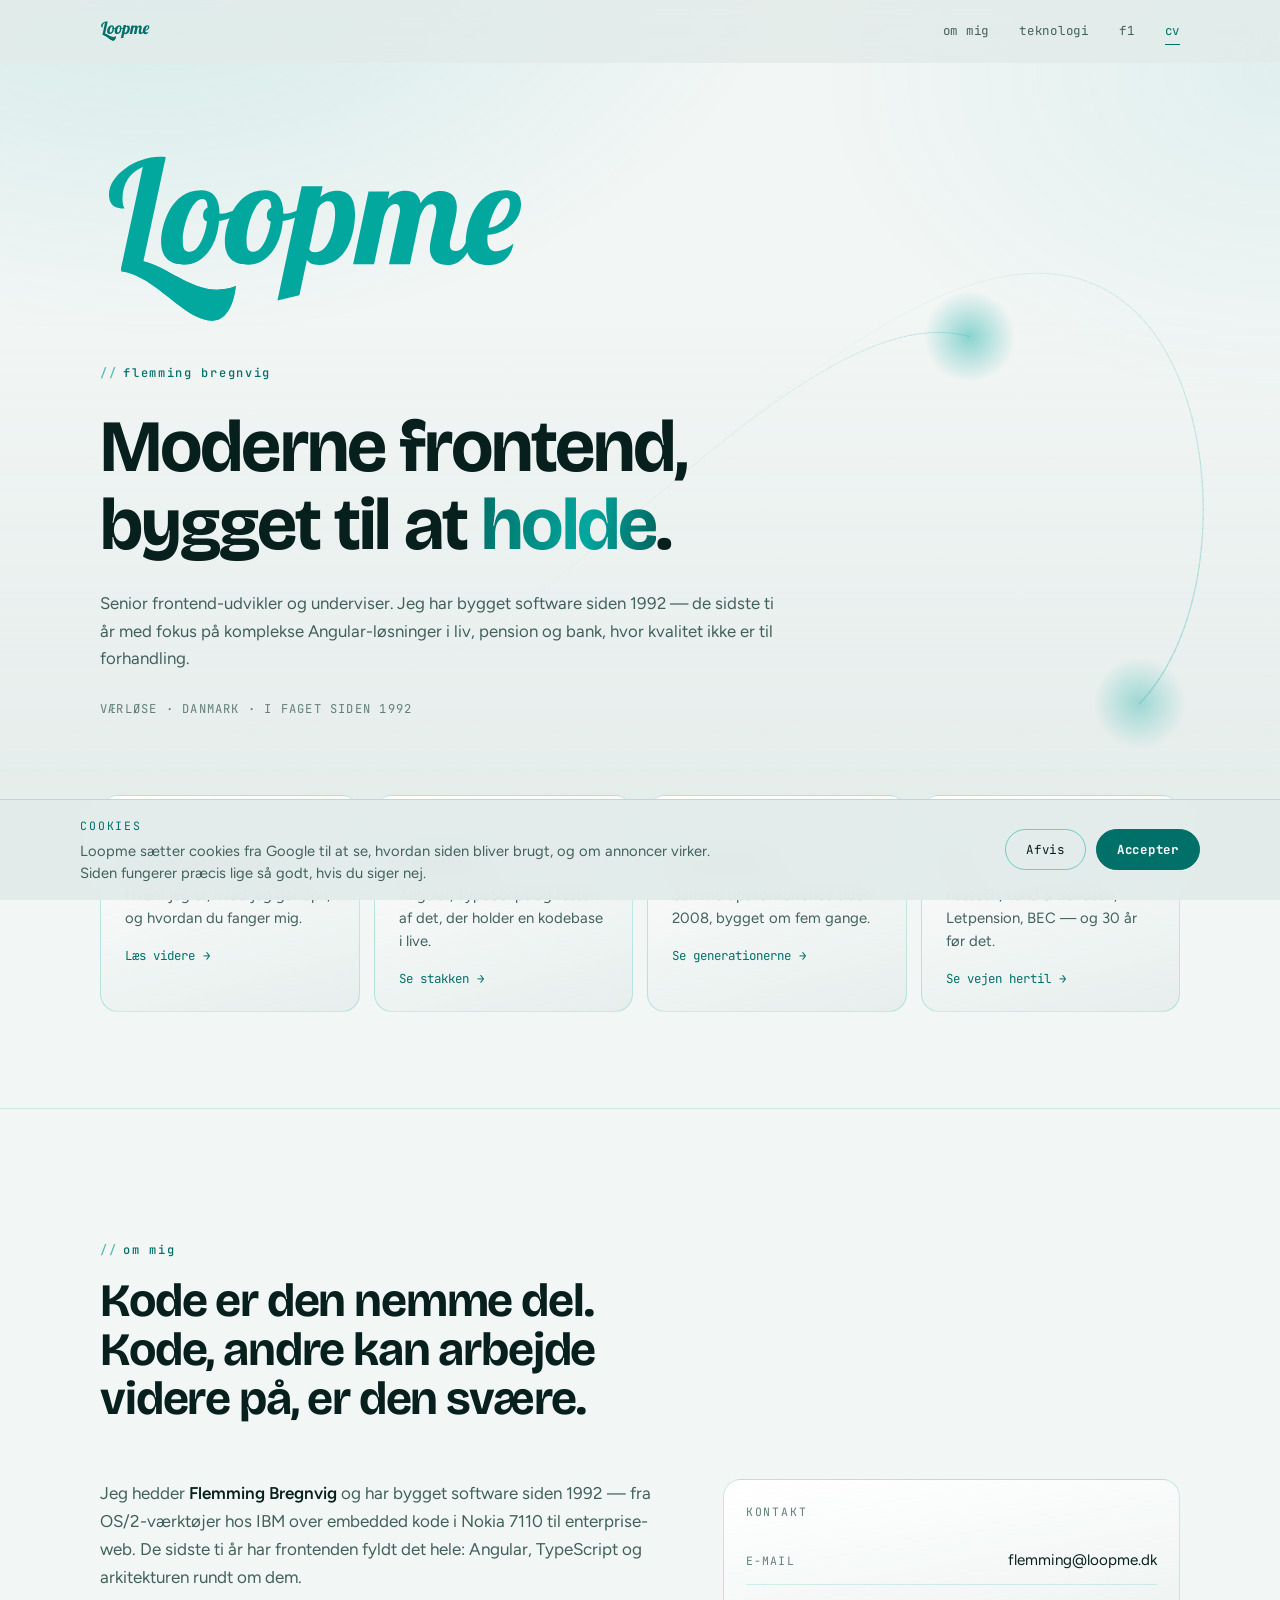
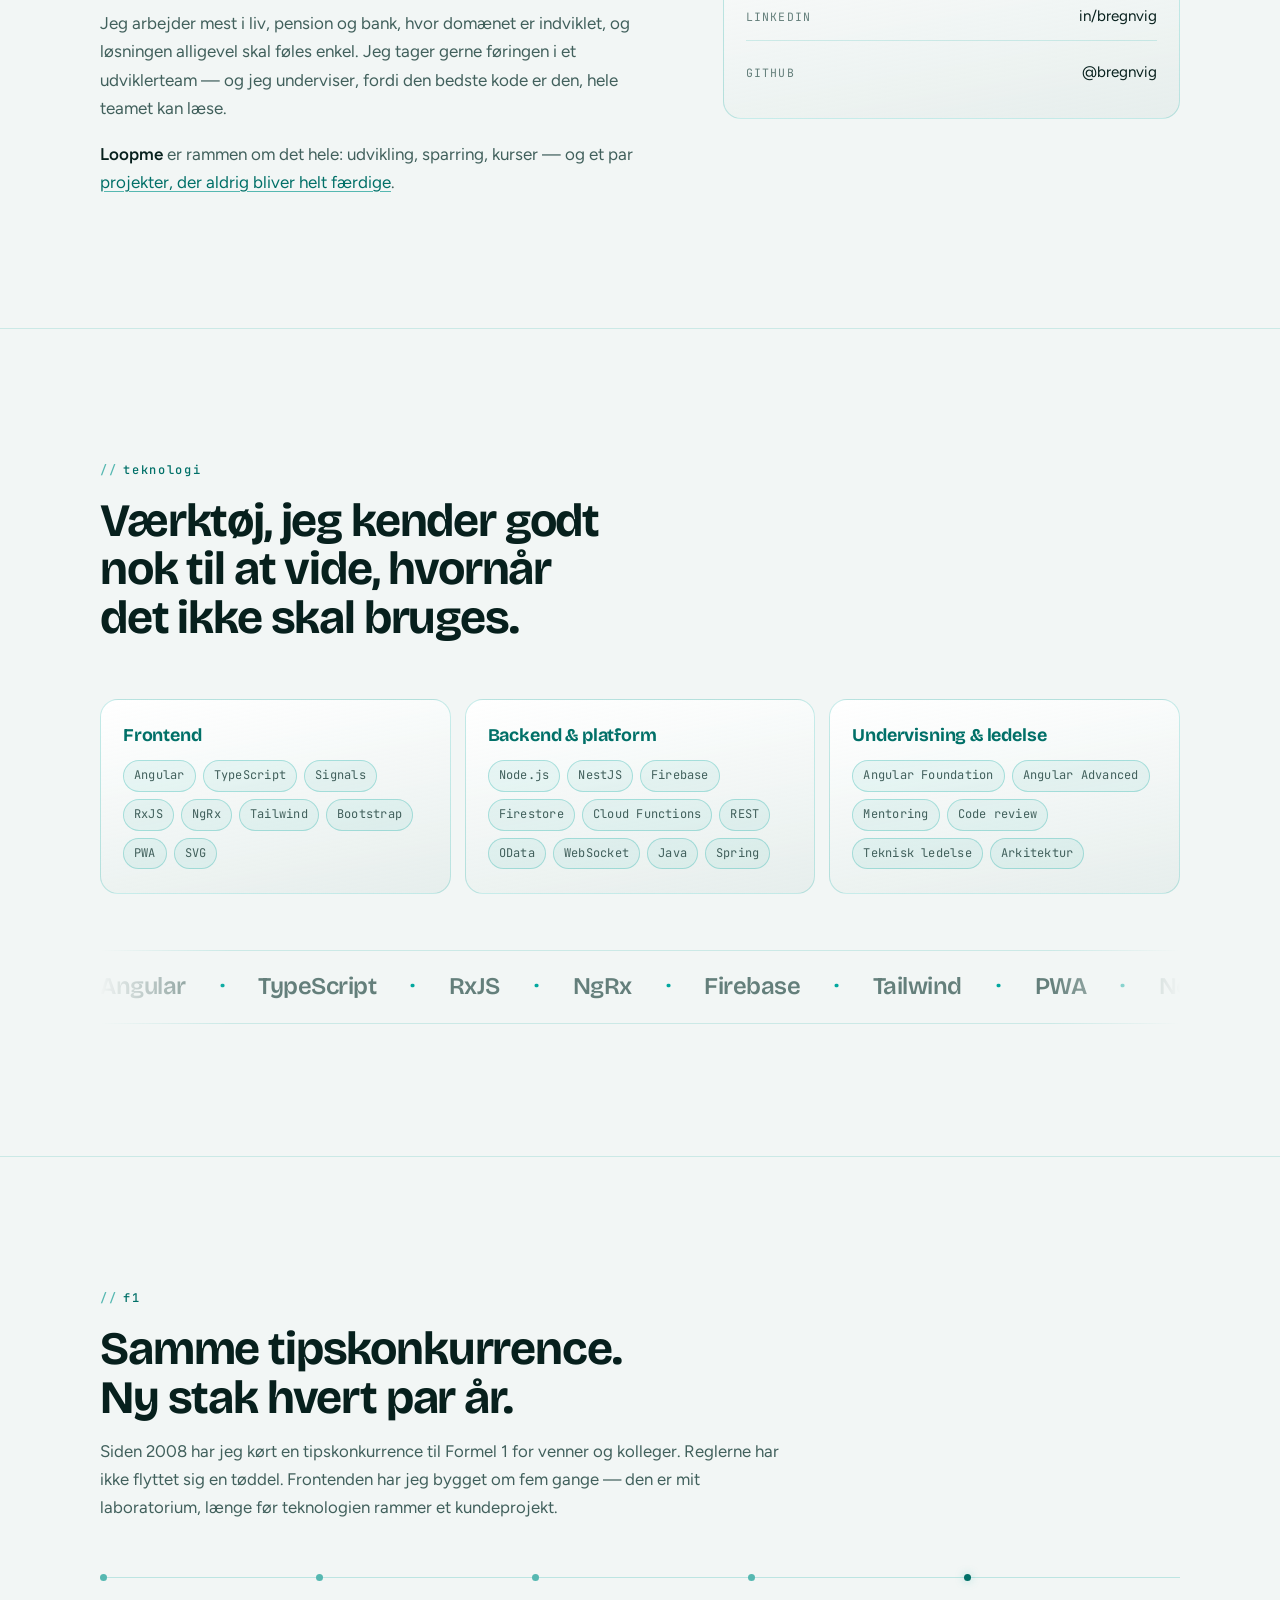
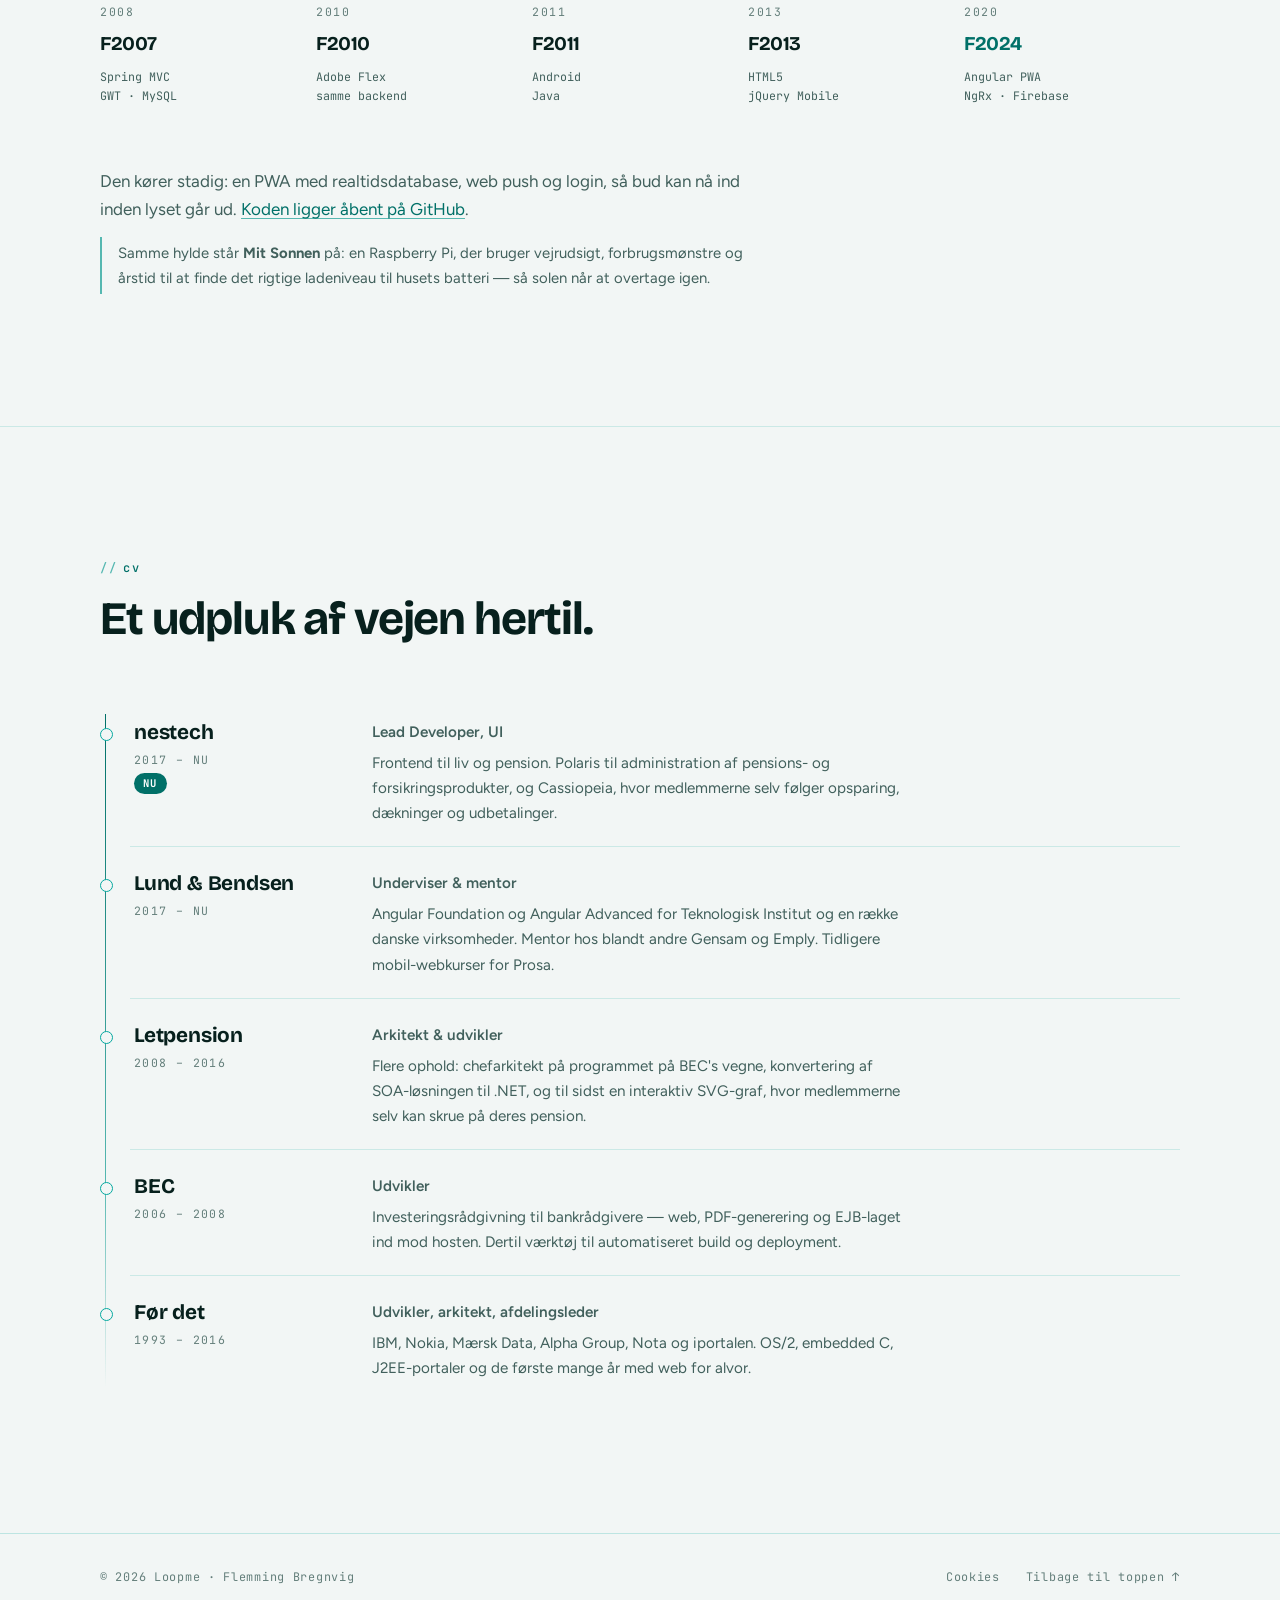
<file: index.html>
<!doctype html>
<html lang="da">
<head>
<meta charset="utf-8">
<meta name="viewport" content="width=device-width, initial-scale=1, viewport-fit=cover">

<!-- Google tag (gtag.js) — GA4 + Google Ads. Samtykke sættes til denied, før taggen overhovedet loades -->
<script>
  window.dataLayer = window.dataLayer || [];
  function gtag(){dataLayer.push(arguments);}

  gtag('consent', 'default', {
    ad_storage: 'denied',
    ad_user_data: 'denied',
    ad_personalization: 'denied',
    analytics_storage: 'denied',
    wait_for_update: 500
  });

  // Har den besøgende sagt ja før, gælder det med det samme — ikke først når banneret er tegnet.
  try {
    if (localStorage.getItem('loopme-consent') === 'granted') {
      gtag('consent', 'update', {
        ad_storage: 'granted',
        ad_user_data: 'granted',
        ad_personalization: 'granted',
        analytics_storage: 'granted'
      });
    }
  } catch (e) { /* private vindue, blokerede cookies — behold denied */ }
</script>
<script async src="https://www.googletagmanager.com/gtag/js?id=AW-18469354630"></script>
<script>
  gtag('js', new Date());

  gtag('config', 'G-YSNZ7Y9FGZ');    // GA4 — besøgsstatistik
  gtag('config', 'AW-18469354630');  // Google Ads — konverteringer
</script>

<title>Loopme — Flemming Bregnvig</title>
<meta name="description" content="Loopme er Flemming Bregnvig: senior frontend-udvikler og underviser i Angular og TypeScript, i faget siden 1992.">
<meta name="theme-color" content="#05100f" media="(prefers-color-scheme: dark)">
<meta name="theme-color" content="#f2f6f5" media="(prefers-color-scheme: light)">
<meta property="og:title" content="Loopme — Flemming Bregnvig">
<meta property="og:description" content="Frontend-udvikling, arkitektur og undervisning i Angular og TypeScript.">
<meta property="og:type" content="website">
<meta property="og:locale" content="da_DK">
<meta property="og:site_name" content="Loopme">
<meta property="og:url" content="https://loopme.dk/">
<meta property="og:image" content="https://loopme.dk/assets/og-image.png">
<meta property="og:image:width" content="1200">
<meta property="og:image:height" content="630">
<meta property="og:image:type" content="image/png">
<meta property="og:image:alt" content="Loopme-logoet i turkis på mørk bund, med navnet Flemming Bregnvig.">
<meta name="twitter:card" content="summary_large_image">
<meta name="twitter:image" content="https://loopme.dk/assets/og-image.png">
<link rel="canonical" href="https://loopme.dk/">
<link rel="icon" href="assets/favicon.svg" type="image/svg+xml">
<link rel="preconnect" href="https://fonts.googleapis.com">
<link rel="preconnect" href="https://fonts.gstatic.com" crossorigin>
<link rel="stylesheet" href="https://fonts.googleapis.com/css2?family=Bricolage+Grotesque:opsz,wght@12..96,600;12..96,700&family=Figtree:wght@400;500;600&family=JetBrains+Mono:wght@400;500&display=swap">
<link rel="stylesheet" href="styles.css">
<script type="application/ld+json">
{
  "@context": "https://schema.org",
  "@graph": [
    {
      "@type": "WebSite",
      "@id": "https://loopme.dk/#website",
      "url": "https://loopme.dk/",
      "name": "Loopme",
      "inLanguage": "da-DK",
      "publisher": {
        "@id": "https://loopme.dk/#org"
      }
    },
    {
      "@type": "Organization",
      "@id": "https://loopme.dk/#org",
      "name": "Loopme",
      "url": "https://loopme.dk/",
      "logo": "https://loopme.dk/assets/og-image.png",
      "email": "flemming@loopme.dk",
      "founder": {
        "@id": "https://loopme.dk/#flemming"
      },
      "foundingDate": "2008",
      "areaServed": "DK",
      "knowsLanguage": [
        "da",
        "en"
      ]
    },
    {
      "@type": "Person",
      "@id": "https://loopme.dk/#flemming",
      "name": "Flemming Bregnvig",
      "url": "https://loopme.dk/",
      "email": "flemming@loopme.dk",
      "jobTitle": "Senior frontend-udvikler og underviser",
      "address": {
        "@type": "PostalAddress",
        "addressLocality": "Værløse",
        "addressCountry": "DK"
      },
      "worksFor": [
        {
          "@type": "Organization",
          "name": "nestech"
        },
        {
          "@id": "https://loopme.dk/#org"
        }
      ],
      "knowsAbout": [
        "Angular",
        "Angular-undervisning",
        "TypeScript",
        "RxJS",
        "NgRx",
        "Frontend-udvikling",
        "Webudvikling",
        "Firebase",
        "Java",
        "Pension og forsikring",
        "Finansielle systemer"
      ],
      "sameAs": [
        "https://www.linkedin.com/in/bregnvig",
        "https://github.com/bregnvig"
      ]
    },
    {
      "@type": "ProfilePage",
      "@id": "https://loopme.dk/#page",
      "url": "https://loopme.dk/",
      "name": "Loopme — Flemming Bregnvig",
      "inLanguage": "da-DK",
      "isPartOf": {
        "@id": "https://loopme.dk/#website"
      },
      "about": {
        "@id": "https://loopme.dk/#flemming"
      },
      "primaryImageOfPage": "https://loopme.dk/assets/og-image.png"
    }
  ]
}
</script>
</head>
<body>

<header class="topbar">
  <div class="shell">
    <a class="brand" href="#top" aria-label="Loopme — til toppen"><svg role="img" aria-label="Loopme" xmlns="http://www.w3.org/2000/svg"
viewBox="344 485 912 362"
version="1.1"><g
transform="matrix(1.3333333,0,0,-1.3333333,0,1333.3333)"><g><g><g
transform="translate(428.2186,527.3781)"><path
style="fill:currentColor;fill-opacity:1;fill-rule:nonzero;stroke:none"
d="m 0,0 c -4.852,1.155 -6.238,5.083 -6.238,9.703 0,6.471 3.004,10.63 7.162,12.477 -0.462,9.705 -2.773,13.401 -8.779,13.401 -16.404,0 -30.728,-42.281 -30.728,-64.922 0,-15.249 3.002,-18.715 11.783,-18.715 11.32,0 23.104,20.794 26.8,48.056 m 19.87,12.707 c 0.924,-0.461 1.848,-0.461 2.541,-0.461 10.627,0 25.646,6.93 35.58,13.862 l 2.08,-6.238 C 51.292,10.397 36.042,3.467 19.176,0.694 15.48,-42.048 -7.624,-68.85 -36.042,-68.85 c -21.486,0 -36.967,10.167 -36.967,36.505 0,26.57 15.711,82.019 63.306,82.019 19.869,0 29.573,-12.708 29.573,-36.967" /></g><g
transform="translate(529.6465,527.3781)"><path
style="fill:currentColor;fill-opacity:1;fill-rule:nonzero;stroke:none"
d="m 0,0 c -4.852,1.155 -6.238,5.083 -6.238,9.703 0,6.471 3.004,10.63 7.162,12.477 -0.461,9.705 -2.773,13.401 -8.779,13.401 -16.404,0 -30.728,-42.281 -30.728,-64.922 0,-15.249 3.002,-18.715 11.783,-18.715 11.32,0 23.104,20.794 26.8,48.056 m 19.87,12.707 c 0.924,-0.461 1.848,-0.461 2.541,-0.461 10.627,0 25.646,6.93 35.58,13.862 l 2.08,-6.238 C 51.292,10.397 36.042,3.467 19.176,0.694 15.48,-42.048 -7.624,-68.85 -36.042,-68.85 c -21.486,0 -36.967,10.167 -36.967,36.505 0,26.57 15.711,82.019 63.306,82.019 19.869,0 29.573,-12.708 29.573,-36.967" /></g><g
transform="translate(631.9987,540.3173)"><path
style="fill:currentColor;fill-opacity:1;fill-rule:nonzero;stroke:none"
d="m 0,0 c 0,17.789 -7.393,19.176 -11.552,19.176 -5.083,0 -11.552,-3.928 -15.942,-11.321 l -13.631,-64.691 c 0.924,-2.542 3.465,-5.314 8.779,-5.314 C -8.087,-62.15 0,-21.718 0,0 m -19.87,43.203 -3.696,-17.327 c 6.7,5.777 15.479,9.934 27.031,9.934 15.711,0 28.188,-9.01 28.188,-36.504 0,-31.191 -12.014,-81.556 -56.837,-81.556 -11.552,0 -17.096,3.926 -19.639,8.317 l -12.013,-56.373 -34.887,-8.318 38.584,181.827 z" /></g><g
transform="translate(784.7168,554.8719)"><path
style="fill:currentColor;fill-opacity:1;fill-rule:nonzero;stroke:none"
d="m 0,0 c -8.318,0 -14.556,-9.703 -18.021,-21.256 l -15.711,-74.163 h -33.269 l 16.866,79.708 c 0.461,1.849 0.692,3.697 0.692,5.777 0,5.083 -1.847,10.166 -6.93,10.166 -9.012,0 -15.25,-9.935 -18.715,-21.488 l -15.711,-74.163 h -33.269 L -99.578,20.1 h 33.269 L -68.85,8.087 c 9.704,11.09 20.101,13.169 28.188,13.169 12.244,0 21.255,-5.545 23.796,-19.869 11.091,17.097 23.566,19.638 32.115,19.638 14.787,0 25.645,-7.624 25.645,-26.107 0,-18.714 -11.09,-46.671 -11.09,-59.609 0,-5.775 2.311,-9.703 9.242,-9.703 10.166,0 14.325,8.317 19.408,20.331 h 9.703 C 55.218,-91.954 37.429,-96.805 25.184,-96.805 c -20.101,0 -27.263,12.938 -27.263,26.107 0,15.71 10.397,44.129 10.397,58.915 C 8.318,-4.159 5.545,0 0,0" /></g><g
transform="translate(904.1709,564.8074)"><path
style="fill:currentColor;fill-opacity:1;fill-rule:nonzero;stroke:none"
d="M 0,0 C -11.553,0 -23.104,-25.646 -27.958,-47.594 -9.935,-46.67 5.774,-28.881 5.774,-9.473 5.774,-3.697 4.39,0 0,0 m -15.712,-84.793 c 8.779,0 19.871,5.777 27.263,12.246 -4.851,-26.339 -21.486,-34.194 -39.97,-34.194 -21.487,0 -35.812,10.628 -35.812,36.735 0,26.571 15.018,82.25 62.382,82.25 20.561,0 25.415,-10.627 25.415,-22.179 0,-26.801 -25.415,-47.132 -53.139,-48.75 -0.231,-2.31 -0.464,-4.851 -0.464,-6.93 0,-14.556 6.238,-19.178 14.325,-19.178" /></g><g
transform="translate(444.6376,418.9002)"><path
style="fill:currentColor;fill-opacity:1;fill-rule:nonzero;stroke:none"
d="M 0,0 C -44.428,0 -81.236,37.127 -117.617,45.173 L -152.823,35.05 v -5.713 c 56.653,-7.899 98.593,-78.66 145.825,-78.66 18.891,0 32.884,21.341 36.382,54.921 C 19.24,1.402 9.445,0 0,0" /></g><g
transform="translate(444.6376,418.9002)"><path
style="fill:currentColor;fill-opacity:1;fill-rule:nonzero;stroke:none"
d="m 0,0 c -44.428,0 -81.236,37.127 -117.617,45.173 l 35.58,165.887 c -3.004,0.232 -6.007,0.462 -9.242,0.462 -38.583,0 -81.095,-29.342 -81.095,-60.07 0,-16.635 8.78,-22.411 24.722,-22.411 -0.231,2.08 -3.235,3.927 -3.235,15.711 0,24.721 12.245,42.048 32.345,50.366 L -152.823,35.675 V 35.05 29.337 c 56.653,-7.899 98.593,-78.66 145.825,-78.66 18.891,0 32.884,21.341 36.382,54.921 C 19.24,1.402 9.445,0 0,0" /></g></g></g></g></svg></a>
    <nav class="nav" aria-label="Sektioner">
      <a href="#om">om mig</a>
      <a href="#teknologi">teknologi</a>
      <a href="#f1">f1</a>
      <a href="#cv">cv</a>
    </nav>
  </div>
  <div class="progress" aria-hidden="true"></div>
</header>

<main id="top">

  <!-- ── forside ─────────────────────────────────────── -->
  <section class="hero">
    <canvas id="loop-canvas" aria-hidden="true"></canvas>
    <div class="shell">
      <div class="hero-logo"><svg role="img" aria-label="Loopme" xmlns="http://www.w3.org/2000/svg"
viewBox="344 485 912 362"
version="1.1"><g
transform="matrix(1.3333333,0,0,-1.3333333,0,1333.3333)"><g><g><g
transform="translate(428.2186,527.3781)"><path
style="fill:currentColor;fill-opacity:1;fill-rule:nonzero;stroke:none"
d="m 0,0 c -4.852,1.155 -6.238,5.083 -6.238,9.703 0,6.471 3.004,10.63 7.162,12.477 -0.462,9.705 -2.773,13.401 -8.779,13.401 -16.404,0 -30.728,-42.281 -30.728,-64.922 0,-15.249 3.002,-18.715 11.783,-18.715 11.32,0 23.104,20.794 26.8,48.056 m 19.87,12.707 c 0.924,-0.461 1.848,-0.461 2.541,-0.461 10.627,0 25.646,6.93 35.58,13.862 l 2.08,-6.238 C 51.292,10.397 36.042,3.467 19.176,0.694 15.48,-42.048 -7.624,-68.85 -36.042,-68.85 c -21.486,0 -36.967,10.167 -36.967,36.505 0,26.57 15.711,82.019 63.306,82.019 19.869,0 29.573,-12.708 29.573,-36.967" /></g><g
transform="translate(529.6465,527.3781)"><path
style="fill:currentColor;fill-opacity:1;fill-rule:nonzero;stroke:none"
d="m 0,0 c -4.852,1.155 -6.238,5.083 -6.238,9.703 0,6.471 3.004,10.63 7.162,12.477 -0.461,9.705 -2.773,13.401 -8.779,13.401 -16.404,0 -30.728,-42.281 -30.728,-64.922 0,-15.249 3.002,-18.715 11.783,-18.715 11.32,0 23.104,20.794 26.8,48.056 m 19.87,12.707 c 0.924,-0.461 1.848,-0.461 2.541,-0.461 10.627,0 25.646,6.93 35.58,13.862 l 2.08,-6.238 C 51.292,10.397 36.042,3.467 19.176,0.694 15.48,-42.048 -7.624,-68.85 -36.042,-68.85 c -21.486,0 -36.967,10.167 -36.967,36.505 0,26.57 15.711,82.019 63.306,82.019 19.869,0 29.573,-12.708 29.573,-36.967" /></g><g
transform="translate(631.9987,540.3173)"><path
style="fill:currentColor;fill-opacity:1;fill-rule:nonzero;stroke:none"
d="m 0,0 c 0,17.789 -7.393,19.176 -11.552,19.176 -5.083,0 -11.552,-3.928 -15.942,-11.321 l -13.631,-64.691 c 0.924,-2.542 3.465,-5.314 8.779,-5.314 C -8.087,-62.15 0,-21.718 0,0 m -19.87,43.203 -3.696,-17.327 c 6.7,5.777 15.479,9.934 27.031,9.934 15.711,0 28.188,-9.01 28.188,-36.504 0,-31.191 -12.014,-81.556 -56.837,-81.556 -11.552,0 -17.096,3.926 -19.639,8.317 l -12.013,-56.373 -34.887,-8.318 38.584,181.827 z" /></g><g
transform="translate(784.7168,554.8719)"><path
style="fill:currentColor;fill-opacity:1;fill-rule:nonzero;stroke:none"
d="m 0,0 c -8.318,0 -14.556,-9.703 -18.021,-21.256 l -15.711,-74.163 h -33.269 l 16.866,79.708 c 0.461,1.849 0.692,3.697 0.692,5.777 0,5.083 -1.847,10.166 -6.93,10.166 -9.012,0 -15.25,-9.935 -18.715,-21.488 l -15.711,-74.163 h -33.269 L -99.578,20.1 h 33.269 L -68.85,8.087 c 9.704,11.09 20.101,13.169 28.188,13.169 12.244,0 21.255,-5.545 23.796,-19.869 11.091,17.097 23.566,19.638 32.115,19.638 14.787,0 25.645,-7.624 25.645,-26.107 0,-18.714 -11.09,-46.671 -11.09,-59.609 0,-5.775 2.311,-9.703 9.242,-9.703 10.166,0 14.325,8.317 19.408,20.331 h 9.703 C 55.218,-91.954 37.429,-96.805 25.184,-96.805 c -20.101,0 -27.263,12.938 -27.263,26.107 0,15.71 10.397,44.129 10.397,58.915 C 8.318,-4.159 5.545,0 0,0" /></g><g
transform="translate(904.1709,564.8074)"><path
style="fill:currentColor;fill-opacity:1;fill-rule:nonzero;stroke:none"
d="M 0,0 C -11.553,0 -23.104,-25.646 -27.958,-47.594 -9.935,-46.67 5.774,-28.881 5.774,-9.473 5.774,-3.697 4.39,0 0,0 m -15.712,-84.793 c 8.779,0 19.871,5.777 27.263,12.246 -4.851,-26.339 -21.486,-34.194 -39.97,-34.194 -21.487,0 -35.812,10.628 -35.812,36.735 0,26.571 15.018,82.25 62.382,82.25 20.561,0 25.415,-10.627 25.415,-22.179 0,-26.801 -25.415,-47.132 -53.139,-48.75 -0.231,-2.31 -0.464,-4.851 -0.464,-6.93 0,-14.556 6.238,-19.178 14.325,-19.178" /></g><g
transform="translate(444.6376,418.9002)"><path
style="fill:currentColor;fill-opacity:1;fill-rule:nonzero;stroke:none"
d="M 0,0 C -44.428,0 -81.236,37.127 -117.617,45.173 L -152.823,35.05 v -5.713 c 56.653,-7.899 98.593,-78.66 145.825,-78.66 18.891,0 32.884,21.341 36.382,54.921 C 19.24,1.402 9.445,0 0,0" /></g><g
transform="translate(444.6376,418.9002)"><path
style="fill:currentColor;fill-opacity:1;fill-rule:nonzero;stroke:none"
d="m 0,0 c -44.428,0 -81.236,37.127 -117.617,45.173 l 35.58,165.887 c -3.004,0.232 -6.007,0.462 -9.242,0.462 -38.583,0 -81.095,-29.342 -81.095,-60.07 0,-16.635 8.78,-22.411 24.722,-22.411 -0.231,2.08 -3.235,3.927 -3.235,15.711 0,24.721 12.245,42.048 32.345,50.366 L -152.823,35.675 V 35.05 29.337 c 56.653,-7.899 98.593,-78.66 145.825,-78.66 18.891,0 32.884,21.341 36.382,54.921 C 19.24,1.402 9.445,0 0,0" /></g></g></g></g></svg></div>

      <div class="hero-copy">
        <p class="eyebrow">flemming bregnvig</p>
        <h1>Moderne frontend, bygget til at <em>holde</em>.</h1>
        <p class="lead">
          Senior frontend-udvikler og underviser. Jeg har bygget software siden
          1992 — de sidste ti år med fokus på komplekse Angular-løsninger i liv,
          pension og bank, hvor kvalitet ikke er til forhandling.
        </p>
        <p class="hero-meta">Værløse · Danmark · I faget siden 1992</p>
      </div>

      <!-- teasere: genvej til hver sektion, navngivet efter deres anker -->
      <nav class="teasers" aria-label="Genveje">
        <a class="teaser" href="#om">
          <span class="teaser-key">#om</span>
          <h3>Om mig &amp; kontakt</h3>
          <p>Hvem jeg er, hvad jeg går op i, og hvordan du fanger mig.</p>
          <span class="teaser-go">Læs videre <span aria-hidden="true">→</span></span>
        </a>
        <a class="teaser" href="#teknologi">
          <span class="teaser-key">#teknologi</span>
          <h3>Teknologi</h3>
          <p>Angular, TypeScript og resten af det, der holder en kodebase i live.</p>
          <span class="teaser-go">Se stakken <span aria-hidden="true">→</span></span>
        </a>
        <a class="teaser" href="#f1">
          <span class="teaser-key">#f1</span>
          <h3>F1-projektet</h3>
          <p>Samme tipskonkurrence siden 2008, bygget om fem gange.</p>
          <span class="teaser-go">Se generationerne <span aria-hidden="true">→</span></span>
        </a>
        <a class="teaser" href="#cv">
          <span class="teaser-key">#cv</span>
          <h3>CV</h3>
          <p>nestech, Lund &amp; Bendsen, Letpension, BEC — og 30 år før det.</p>
          <span class="teaser-go">Se vejen hertil <span aria-hidden="true">→</span></span>
        </a>
      </nav>
    </div>
  </section>

  <!-- ── om mig + kontakt ────────────────────────────── -->
  <section class="section" id="om">
    <div class="shell">
      <div class="section-head reveal">
        <p class="eyebrow">om mig</p>
        <h2>Kode er den nemme del. Kode, andre kan arbejde videre på, er den svære.</h2>
      </div>

      <div class="about">
        <div class="about-body reveal">
          <p>
            Jeg hedder <strong>Flemming Bregnvig</strong> og har bygget software
            siden 1992 — fra OS/2-værktøjer hos IBM over embedded kode i Nokia 7110
            til enterprise-web. De sidste ti år har frontenden fyldt det hele:
            Angular, TypeScript og arkitekturen rundt om dem.
          </p>
          <p>
            Jeg arbejder mest i liv, pension og bank, hvor domænet er indviklet,
            og løsningen alligevel skal føles enkel. Jeg tager gerne føringen i et
            udviklerteam — og jeg underviser, fordi den bedste kode er den, hele
            teamet kan læse.
          </p>
          <p>
            <strong>Loopme</strong> er rammen om det hele: udvikling, sparring,
            kurser — og et par <a href="#f1">projekter, der aldrig bliver helt
            færdige</a>.
          </p>
        </div>

        <div class="contact reveal">
          <p class="contact-title">Kontakt</p>
          <a href="mailto:flemming@loopme.dk">
            <span class="k">E-mail</span>
            <span class="v">flemming@loopme.dk</span>
          </a>
          <a href="https://www.linkedin.com/in/bregnvig" target="_blank" rel="noopener">
            <span class="k">LinkedIn</span>
            <span class="v">in/bregnvig</span>
          </a>
          <a href="https://github.com/bregnvig" target="_blank" rel="noopener">
            <span class="k">GitHub</span>
            <span class="v">@bregnvig</span>
          </a>
        </div>
      </div>
    </div>
  </section>

  <!-- ── teknologi ───────────────────────────────────── -->
  <section class="section" id="teknologi">
    <div class="shell">
      <div class="section-head reveal">
        <p class="eyebrow">teknologi</p>
        <h2>Værktøj, jeg kender godt nok til at vide, hvornår det ikke skal bruges.</h2>
      </div>

      <div class="stacks">
        <div class="stack reveal">
          <h3>Frontend</h3>
          <ul>
            <li>Angular</li><li>TypeScript</li><li>Signals</li><li>RxJS</li>
            <li>NgRx</li><li>Tailwind</li><li>Bootstrap</li><li>PWA</li><li>SVG</li>
          </ul>
        </div>
        <div class="stack reveal">
          <h3>Backend &amp; platform</h3>
          <ul>
            <li>Node.js</li><li>NestJS</li><li>Firebase</li><li>Firestore</li>
            <li>Cloud Functions</li><li>REST</li><li>OData</li><li>WebSocket</li>
            <li>Java</li><li>Spring</li>
          </ul>
        </div>
        <div class="stack reveal">
          <h3>Undervisning &amp; ledelse</h3>
          <ul>
            <li>Angular Foundation</li><li>Angular Advanced</li><li>Mentoring</li>
            <li>Code review</li><li>Teknisk ledelse</li><li>Arkitektur</li>
          </ul>
        </div>
      </div>

      <div class="marquee reveal" aria-hidden="true">
        <div class="marquee-track">
          <div class="marquee-group">
            <span>Angular</span><b>·</b><span>TypeScript</span><b>·</b><span>RxJS</span><b>·</b>
            <span>NgRx</span><b>·</b><span>Firebase</span><b>·</b><span>Tailwind</span><b>·</b>
            <span>PWA</span><b>·</b><span>NestJS</span><b>·</b><span>Node.js</span><b>·</b>
            <span>OData</span><b>·</b><span>Java</span><b>·</b><span>Spring</span><b>·</b>
          </div>
          <div class="marquee-group">
            <span>Angular</span><b>·</b><span>TypeScript</span><b>·</b><span>RxJS</span><b>·</b>
            <span>NgRx</span><b>·</b><span>Firebase</span><b>·</b><span>Tailwind</span><b>·</b>
            <span>PWA</span><b>·</b><span>NestJS</span><b>·</b><span>Node.js</span><b>·</b>
            <span>OData</span><b>·</b><span>Java</span><b>·</b><span>Spring</span><b>·</b>
          </div>
        </div>
      </div>
    </div>
  </section>


  <!-- ── f1-projektet ────────────────────────────────── -->
  <section class="section" id="f1">
    <div class="shell">
      <div class="section-head reveal">
        <p class="eyebrow">f1</p>
        <h2>Samme tipskonkurrence. Ny stak hvert par år.</h2>
        <p class="lead">
          Siden 2008 har jeg kørt en tipskonkurrence til Formel 1 for venner og
          kolleger. Reglerne har ikke flyttet sig en tøddel. Frontenden har jeg
          bygget om fem gange — den er mit laboratorium, længe før teknologien
          rammer et kundeprojekt.
        </p>
      </div>

      <div class="gens reveal">
        <div class="gen">
          <span class="gen-year">2008</span>
          <span class="gen-name">F2007</span>
          <span class="gen-stack">Spring MVC<br>GWT · MySQL</span>
        </div>
        <div class="gen">
          <span class="gen-year">2010</span>
          <span class="gen-name">F2010</span>
          <span class="gen-stack">Adobe Flex<br>samme backend</span>
        </div>
        <div class="gen">
          <span class="gen-year">2011</span>
          <span class="gen-name">F2011</span>
          <span class="gen-stack">Android<br>Java</span>
        </div>
        <div class="gen">
          <span class="gen-year">2013</span>
          <span class="gen-name">F2013</span>
          <span class="gen-stack">HTML5<br>jQuery Mobile</span>
        </div>
        <div class="gen">
          <span class="gen-year">2020</span>
          <span class="gen-name">F2024</span>
          <span class="gen-stack">Angular PWA<br>NgRx · Firebase</span>
        </div>
      </div>

      <div class="f1-note reveal">
        <p>
          Den kører stadig: en PWA med realtidsdatabase, web push og login, så
          bud kan nå ind inden lyset går ud.
          <a href="https://github.com/bregnvig/F2020" target="_blank" rel="noopener">Koden ligger åbent på GitHub</a>.
        </p>
        <p class="aside">
          Samme hylde står <strong>Mit Sonnen</strong> på: en Raspberry Pi, der
          bruger vejrudsigt, forbrugsmønstre og årstid til at finde det rigtige
          ladeniveau til husets batteri — så solen når at overtage igen.
        </p>
      </div>
    </div>
  </section>

  <!-- ── cv ──────────────────────────────────────────── -->
  <section class="section" id="cv">
    <div class="shell">
      <div class="section-head reveal">
        <p class="eyebrow">cv</p>
        <h2>Et udpluk af vejen hertil.</h2>
      </div>

      <div class="timeline">
        <article class="role reveal">
          <div class="role-org">
            <h3>nestech</h3>
            <p class="role-when">2017 – nu</p>
            <span class="now">Nu</span>
          </div>
          <div class="role-what">
            <p class="role-title">Lead Developer, UI</p>
            <p>
              Frontend til liv og pension. Polaris til administration af
              pensions- og forsikringsprodukter, og Cassiopeia, hvor medlemmerne
              selv følger opsparing, dækninger og udbetalinger.
            </p>
          </div>
        </article>

        <article class="role reveal">
          <div class="role-org">
            <h3>Lund &amp; Bendsen</h3>
            <p class="role-when">2017 – nu</p>
          </div>
          <div class="role-what">
            <p class="role-title">Underviser &amp; mentor</p>
            <p>
              Angular Foundation og Angular Advanced for Teknologisk Institut og
              en række danske virksomheder. Mentor hos blandt andre Gensam og
              Emply. Tidligere mobil-webkurser for Prosa.
            </p>
          </div>
        </article>

        <article class="role reveal">
          <div class="role-org">
            <h3>Letpension</h3>
            <p class="role-when">2008 – 2016</p>
          </div>
          <div class="role-what">
            <p class="role-title">Arkitekt &amp; udvikler</p>
            <p>
              Flere ophold: chefarkitekt på programmet på BEC's vegne,
              konvertering af SOA-løsningen til .NET, og til sidst en interaktiv
              SVG-graf, hvor medlemmerne selv kan skrue på deres pension.
            </p>
          </div>
        </article>

        <article class="role reveal">
          <div class="role-org">
            <h3>BEC</h3>
            <p class="role-when">2006 – 2008</p>
          </div>
          <div class="role-what">
            <p class="role-title">Udvikler</p>
            <p>
              Investeringsrådgivning til bankrådgivere — web, PDF-generering og
              EJB-laget ind mod hosten. Dertil værktøj til automatiseret build og
              deployment.
            </p>
          </div>
        </article>

        <article class="role reveal">
          <div class="role-org">
            <h3>Før det</h3>
            <p class="role-when">1993 – 2016</p>
          </div>
          <div class="role-what">
            <p class="role-title">Udvikler, arkitekt, afdelingsleder</p>
            <p>
              IBM, Nokia, Mærsk Data, Alpha Group, Nota og iportalen. OS/2,
              embedded C, J2EE-portaler og de første mange år med web for alvor.
            </p>
          </div>
        </article>
      </div>
    </div>
  </section>

</main>

<footer class="foot">
  <div class="shell">
    <span>© 2026 Loopme · Flemming Bregnvig</span>
    <span class="foot-links">
      <button type="button" class="linklike" id="consent-reopen">Cookies</button>
      <a href="#top">Tilbage til toppen ↑</a>
    </span>
  </div>
</footer>

<div class="consent" id="consent" role="region" aria-label="Cookiesamtykke" hidden>
  <div class="consent-inner">
    <div class="consent-copy">
      <p class="consent-title">Cookies</p>
      <p>
        Loopme sætter cookies fra Google til at se, hvordan siden bliver brugt,
        og om annoncer virker. Siden fungerer præcis lige så godt, hvis du siger nej.
      </p>
    </div>
    <div class="consent-actions">
      <button type="button" class="btn" data-consent="denied">Afvis</button>
      <button type="button" class="btn btn-solid" data-consent="granted">Accepter</button>
    </div>
  </div>
</div>

<script src="consent.js"></script>
<script src="main.js"></script>
</body>
</html>
</file>
<file: styles.css>
/* Loopme — dark, teal-led single page
   Color  : mørkt som udgangspunkt, lyst via prefers-color-scheme — alt går
            gennem tokens i :root, så temaskiftet er ét sted
   Type   : Bricolage Grotesque (display) · Figtree (body) · JetBrains Mono (labels)
   Layout : sticky rail nav, ambient loop canvas, three anchored sections */

/* Mørkt er husets udgangspunkt; lyst tema overtager, hvis systemet beder om det. */
:root {
  color-scheme: dark;

  --ground:      #05100f;
  --ground-deep: #030a09;
  --surface:     #0a1917;
  --raised:      #0f2422;
  --line:        rgba(69, 227, 210, 0.14);
  --line-strong: rgba(69, 227, 210, 0.32);
  --hairline:    rgba(69, 227, 210, 0.09);

  --accent:      #02a79e;
  --accent-lit:  #45e3d2;
  --accent-deep: #01635d;

  --text:        #e8f4f2;
  --muted:       #87a4a0;
  --faint:       #7d9794;

  /* flader og effekter — de eneste steder temaerne skilles ad for alvor */
  --card-fade:     rgba(5, 16, 15, 0.55);
  --chip-line:     rgba(69, 227, 210, 0.16);
  --chip-bg:       rgba(2, 167, 158, 0.06);
  --chip-bg-hover: rgba(2, 167, 158, 0.14);
  --wash-a:        rgba(2, 167, 158, 0.20);
  --wash-b:        rgba(69, 227, 210, 0.09);
  --grain-op:      0.4;
  --logo-glow:     rgba(2, 167, 158, 0.45);
  --progress-glow: rgba(69, 227, 210, 0.6);
  --dot-glow:      rgba(69, 227, 210, 0.7);
  --role-ring:     rgba(2, 167, 158, 0.18);
  --teaser-glow:   rgba(2, 167, 158, 0.28);
  --h1-grad-end:   #8ff3e7;
  --brand-hover:   #7ff2e4;
  --sel-fg:        #02201e;
  --badge-bg:      #45e3d2;
  --badge-fg:      #04231f;
  --canvas-rgb:      69, 227, 210;
  --canvas-glow-rgb: 120, 245, 232;

  --display: "Bricolage Grotesque", "Trebuchet MS", sans-serif;
  --body: "Figtree", "Helvetica Neue", Arial, sans-serif;
  --mono: "JetBrains Mono", "SFMono-Regular", Consolas, monospace;

  --measure: 62ch;
  --shell: 1120px;
  --radius: 18px;
}

@media (prefers-color-scheme: light) {
  :root {
    color-scheme: light;

    --ground:      #f2f6f5;
    --ground-deep: #e2ebe9;
    --surface:     #ffffff;
    --raised:      #ffffff;
    --line:        rgba(2, 167, 158, 0.22);
    --line-strong: rgba(2, 167, 158, 0.50);
    --hairline:    rgba(2, 167, 158, 0.16);

    --accent:      #02a79e;
    --accent-lit:  #017068;
    --accent-deep: #56b8b1;

    --text:        #07201d;
    --muted:       #41605c;
    --faint:       #647f7b;

    --card-fade:     rgba(226, 235, 233, 0.75);
    --chip-line:     rgba(2, 167, 158, 0.28);
    --chip-bg:       rgba(2, 167, 158, 0.07);
    --chip-bg-hover: rgba(2, 167, 158, 0.16);
    --wash-a:        rgba(2, 167, 158, 0.14);
    --wash-b:        rgba(2, 167, 158, 0.07);
    --grain-op:      0.22;
    --logo-glow:     transparent;
    --progress-glow: rgba(2, 167, 158, 0.35);
    --dot-glow:      rgba(2, 167, 158, 0.35);
    --role-ring:     rgba(2, 167, 158, 0.20);
    --teaser-glow:   rgba(2, 167, 158, 0.16);
    --h1-grad-end:   #01635d;
    --brand-hover:   #015d57;
    --sel-fg:        #ffffff;
    --badge-bg:      #017068;
    --badge-fg:      #ffffff;
    --canvas-rgb:      2, 167, 158;
    --canvas-glow-rgb: 2, 167, 158;
  }
}

* { box-sizing: border-box; }

html { scroll-behavior: smooth; }

body {
  margin: 0;
  background: var(--ground);
  color: var(--text);
  font-family: var(--body);
  font-size: clamp(15px, 0.6vw + 13.6px, 17px);
  line-height: 1.65;
  -webkit-font-smoothing: antialiased;
  overflow-x: hidden;
}

/* ambient wash — teal from the top-left, cold deep from the bottom */
body::before {
  content: "";
  position: fixed;
  inset: 0;
  z-index: 0;
  pointer-events: none;
  background:
    radial-gradient(90ch 60ch at 12% -10%, var(--wash-a), transparent 65%),
    radial-gradient(70ch 50ch at 100% 8%, var(--wash-b), transparent 60%),
    linear-gradient(180deg, transparent 35%, var(--ground-deep) 100%);
}

/* fine grain so the flat dark never reads as plastic */
body::after {
  content: "";
  position: fixed;
  inset: 0;
  z-index: 0;
  pointer-events: none;
  opacity: var(--grain-op);
  mix-blend-mode: overlay;
  background-image: url("data:image/svg+xml,%3Csvg xmlns='http://www.w3.org/2000/svg' width='160' height='160'%3E%3Cfilter id='n'%3E%3CfeTurbulence type='fractalNoise' baseFrequency='0.9' numOctaves='3'/%3E%3C/filter%3E%3Crect width='160' height='160' filter='url(%23n)' opacity='0.35'/%3E%3C/svg%3E");
}

.shell {
  width: 100%;
  max-width: var(--shell);
  margin-inline: auto;
  padding-inline: 20px;
}

main, header, footer { position: relative; z-index: 1; }

a { color: inherit; }

::selection { background: var(--accent); color: var(--sel-fg); }

:focus-visible {
  outline: 2px solid var(--accent-lit);
  outline-offset: 3px;
  border-radius: 4px;
}

/* ── type ───────────────────────────────────────────── */

h1, h2, h3 {
  font-family: var(--display);
  font-weight: 700;
  line-height: 1.05;
  letter-spacing: -0.025em;
  text-wrap: balance;
  margin: 0;
}

h1 { font-size: clamp(2.5rem, 6.4vw, 4.6rem); }
h2 { font-size: clamp(1.9rem, 4vw, 2.9rem); }
h3 { font-size: 1.12rem; letter-spacing: -0.01em; line-height: 1.25; }

p { margin: 0; }

.lead {
  font-size: clamp(1.05rem, 1.3vw, 1.22rem);
  color: var(--muted);
  max-width: var(--measure);
}

/* code-comment eyebrow — the page is written by someone who writes code */
.eyebrow {
  font-family: var(--mono);
  font-size: 0.75rem;
  font-weight: 500;
  letter-spacing: 0.14em;
  text-transform: lowercase;
  color: var(--accent-lit);
  display: inline-flex;
  align-items: center;
  gap: 0.5em;
}
.eyebrow::before { content: "//"; color: var(--accent-deep); }

/* inline links in running text */
.about-body a,
.role-what a,
.f1-note a {
  color: var(--accent-lit);
  text-decoration: underline;
  text-decoration-thickness: 1px;
  text-underline-offset: 3px;
  text-decoration-color: var(--accent-deep);
  transition: text-decoration-color 0.25s ease, color 0.25s ease;
}
.about-body a:hover,
.role-what a:hover,
.f1-note a:hover { text-decoration-color: var(--accent-lit); }

/* ── top bar ────────────────────────────────────────── */

.topbar {
  position: fixed;
  top: 0;
  left: 0;
  right: 0;
  z-index: 50;
  padding-top: env(safe-area-inset-top, 0px);
  background: color-mix(in srgb, var(--ground-deep) 82%, transparent);
  backdrop-filter: blur(14px) saturate(140%);
  border-bottom: 1px solid transparent;
  transition: border-color 0.3s ease, background 0.3s ease;
}
.topbar.is-stuck { border-bottom-color: var(--line); }

.topbar .shell {
  display: flex;
  align-items: center;
  justify-content: space-between;
  gap: 16px;
  height: 62px;
}

.brand {
  display: flex;
  align-items: center;
  color: var(--accent-lit);
  text-decoration: none;
  transition: color 0.25s ease;
}
.brand:hover { color: var(--brand-hover); }
.brand svg { height: 20px; width: auto; display: block; }

.nav {
  display: flex;
  align-items: center;
  gap: clamp(14px, 2.4vw, 30px);
  font-family: var(--mono);
  font-size: 0.78rem;
  letter-spacing: 0.06em;
}
.nav a {
  text-decoration: none;
  color: var(--muted);
  padding: 4px 0;
  position: relative;
  transition: color 0.25s ease;
  white-space: nowrap;
}
.nav a::after {
  content: "";
  position: absolute;
  left: 0;
  right: 100%;
  bottom: 0;
  height: 1px;
  background: var(--accent-lit);
  transition: right 0.3s ease;
}
.nav a:hover { color: var(--text); }
.nav a:hover::after,
.nav a.is-active::after { right: 0; }
.nav a.is-active { color: var(--accent-lit); }

.progress {
  position: absolute;
  left: 0;
  bottom: -1px;
  height: 2px;
  width: 100%;
  transform: scaleX(0);
  transform-origin: 0 50%;
  background: linear-gradient(90deg, var(--accent-deep), var(--accent-lit));
  box-shadow: 0 0 12px var(--progress-glow);
}

/* ── hero ───────────────────────────────────────────── */

.hero {
  position: relative;
  padding-block: clamp(120px, 17vh, 190px) clamp(56px, 8vw, 96px);
}

#loop-canvas {
  position: absolute;
  inset: 0;
  width: 100%;
  height: 100%;
  z-index: -1;
  opacity: 0.85;
  pointer-events: none;
  mask-image: radial-gradient(120% 90% at 50% 40%, #000 30%, transparent 78%);
}

.hero-logo {
  color: var(--accent);
  width: min(430px, 76vw);
  filter: drop-shadow(0 0 40px var(--logo-glow));
}
.hero-logo svg { width: 100%; height: auto; display: block; }

.hero-copy {
  display: flex;
  flex-direction: column;
  align-items: flex-start;
  gap: 26px;
  margin-top: 40px;
}

.hero h1 { max-width: 16ch; }
.hero h1 em {
  font-style: normal;
  color: var(--accent-lit);
  background: linear-gradient(100deg, var(--accent-lit), var(--accent) 60%, var(--h1-grad-end));
  -webkit-background-clip: text;
  background-clip: text;
  -webkit-text-fill-color: transparent;
}

.hero-meta {
  font-family: var(--mono);
  font-size: 0.76rem;
  letter-spacing: 0.1em;
  color: var(--faint);
  text-transform: uppercase;
}

/* ── teaser links ───────────────────────────────────── */

.teasers {
  display: grid;
  grid-template-columns: repeat(auto-fit, minmax(240px, 1fr));
  gap: 14px;
  margin-top: clamp(48px, 7vw, 76px);
}

.teaser {
  --mx: 50%;
  --my: 0%;
  position: relative;
  display: flex;
  flex-direction: column;
  gap: 10px;
  padding: 26px 24px 22px;
  border: 1px solid var(--line);
  border-radius: var(--radius);
  background: linear-gradient(165deg, var(--surface), var(--card-fade));
  text-decoration: none;
  overflow: hidden;
  isolation: isolate;
  transition: transform 0.35s cubic-bezier(0.2, 0.7, 0.3, 1),
              border-color 0.35s ease;
}
/* pointer-tracked glow */
.teaser::before {
  content: "";
  position: absolute;
  inset: -1px;
  z-index: -1;
  opacity: 0;
  background: radial-gradient(22ch 16ch at var(--mx) var(--my), var(--teaser-glow), transparent 70%);
  transition: opacity 0.35s ease;
}
.teaser:hover,
.teaser:focus-visible {
  transform: translateY(-4px);
  border-color: var(--line-strong);
}
.teaser:hover::before,
.teaser:focus-visible::before { opacity: 1; }

.teaser-key {
  font-family: var(--mono);
  font-size: 0.72rem;
  letter-spacing: 0.16em;
  text-transform: uppercase;
  color: var(--accent);
}
.teaser h3 { color: var(--text); }
.teaser p {
  color: var(--muted);
  font-size: 0.93rem;
  line-height: 1.55;
}
.teaser-go {
  margin-top: 6px;
  font-family: var(--mono);
  font-size: 0.78rem;
  color: var(--accent-lit);
  display: inline-flex;
  align-items: center;
  gap: 8px;
}
.teaser-go span {
  display: inline-block;
  transition: transform 0.3s cubic-bezier(0.2, 0.7, 0.3, 1);
}
.teaser:hover .teaser-go span { transform: translateX(6px); }

/* ── sections ───────────────────────────────────────── */

.section {
  padding-block: clamp(72px, 11vw, 132px);
  scroll-margin-top: 70px;
  border-top: 1px solid var(--hairline);
}

.section-head {
  display: flex;
  flex-direction: column;
  gap: 16px;
  margin-bottom: clamp(36px, 5vw, 56px);
  max-width: var(--measure);
}

/* ── om mig + kontakt ───────────────────────────────── */

.about {
  display: grid;
  grid-template-columns: minmax(0, 1.25fr) minmax(0, 1fr);
  gap: clamp(28px, 4vw, 56px);
  align-items: start;
}

.about-body {
  display: flex;
  flex-direction: column;
  gap: 18px;
  max-width: var(--measure);
}
.about-body p { color: var(--muted); }
.about-body strong { color: var(--text); font-weight: 600; }

.contact {
  display: flex;
  flex-direction: column;
  gap: 8px;
  padding: 22px;
  border: 1px solid var(--line);
  border-radius: var(--radius);
  background: linear-gradient(170deg, var(--raised), var(--card-fade));
}
.contact-title {
  font-family: var(--mono);
  font-size: 0.72rem;
  letter-spacing: 0.16em;
  text-transform: uppercase;
  color: var(--faint);
  margin-bottom: 8px;
}
.contact a {
  display: flex;
  align-items: baseline;
  justify-content: space-between;
  gap: 12px;
  padding: 11px 0;
  text-decoration: none;
  border-bottom: 1px solid var(--hairline);
  transition: color 0.25s ease, padding-left 0.25s ease;
}
.contact a:last-child { border-bottom: 0; }
.contact a:hover { color: var(--accent-lit); padding-left: 6px; }
.contact a .k {
  font-family: var(--mono);
  font-size: 0.72rem;
  letter-spacing: 0.1em;
  text-transform: uppercase;
  color: var(--faint);
}
.contact a .v {
  font-size: 0.95rem;
  text-align: right;
  word-break: break-word;
}

/* ── teknologi ──────────────────────────────────────── */

.stacks {
  display: grid;
  grid-template-columns: repeat(auto-fit, minmax(230px, 1fr));
  gap: 14px;
}

.stack {
  padding: 24px 22px;
  border: 1px solid var(--line);
  border-radius: var(--radius);
  background: linear-gradient(170deg, var(--surface), var(--card-fade));
  display: flex;
  flex-direction: column;
  gap: 14px;
}
.stack h3 { color: var(--accent-lit); }
.stack ul {
  list-style: none;
  margin: 0;
  padding: 0;
  display: flex;
  flex-wrap: wrap;
  gap: 7px;
}
.stack li {
  font-family: var(--mono);
  font-size: 0.75rem;
  letter-spacing: 0.02em;
  color: var(--muted);
  padding: 5px 10px;
  border: 1px solid var(--chip-line);
  border-radius: 999px;
  background: var(--chip-bg);
  transition: color 0.2s ease, border-color 0.2s ease, background 0.2s ease;
}
.stack li:hover {
  color: var(--text);
  border-color: var(--line-strong);
  background: var(--chip-bg-hover);
}

/* looping marquee — the loop is the point */
.marquee {
  margin-top: clamp(36px, 5vw, 56px);
  overflow: hidden;
  border-block: 1px solid var(--hairline);
  padding-block: 16px;
  mask-image: linear-gradient(90deg, transparent, #000 12%, #000 88%, transparent);
}
.marquee-track {
  display: flex;
  width: max-content;
  gap: 0;
  animation: slide 38s linear infinite;
}
.marquee:hover .marquee-track { animation-play-state: paused; }
.marquee-group {
  display: flex;
  align-items: center;
  gap: 34px;
  padding-right: 34px;
  font-family: var(--display);
  font-size: clamp(1.1rem, 2vw, 1.5rem);
  font-weight: 600;
  letter-spacing: -0.02em;
  color: var(--faint);
  white-space: nowrap;
}
.marquee-group b { color: var(--accent); font-weight: 600; }
@keyframes slide { to { transform: translateX(-50%); } }

/* ── cv ─────────────────────────────────────────────── */

.timeline {
  position: relative;
  display: flex;
  flex-direction: column;
  gap: 4px;
  padding-left: 30px;
}
/* the rail: one continuous line through every role */
.timeline::before {
  content: "";
  position: absolute;
  left: 5px;
  top: 14px;
  bottom: 14px;
  width: 1px;
  background: linear-gradient(180deg, var(--accent-lit), var(--accent-deep) 70%, transparent);
}

.role {
  position: relative;
  display: grid;
  grid-template-columns: minmax(0, 200px) minmax(0, 1fr);
  gap: 6px clamp(18px, 3vw, 40px);
  padding: 20px 4px;
  border-bottom: 1px solid var(--hairline);
}
.role:last-child { border-bottom: 0; }
.role::before {
  content: "";
  position: absolute;
  left: -30px;
  top: 28px;
  width: 11px;
  height: 11px;
  border-radius: 50%;
  border: 1px solid var(--accent);
  background: var(--ground);
  transition: background 0.3s ease, box-shadow 0.3s ease;
}
.role:hover::before {
  background: var(--accent-lit);
  box-shadow: 0 0 0 4px var(--role-ring);
}

.role-org {
  display: flex;
  flex-direction: column;
  gap: 4px;
}
.role-org h3 { color: var(--text); font-size: 1.3rem; }
.role-when {
  font-family: var(--mono);
  font-size: 0.72rem;
  letter-spacing: 0.12em;
  text-transform: uppercase;
  color: var(--faint);
}
.role-what {
  display: flex;
  flex-direction: column;
  gap: 6px;
}
.role-title {
  font-weight: 600;
  color: var(--accent-lit);
  font-size: 0.95rem;
}
.role-what p {
  color: var(--muted);
  font-size: 0.95rem;
  max-width: 54ch;
}

.now {
  display: inline-flex;
  align-items: center;
  gap: 6px;
  align-self: flex-start;
  font-family: var(--mono);
  font-size: 0.66rem;
  letter-spacing: 0.14em;
  text-transform: uppercase;
  color: var(--badge-fg);
  background: var(--badge-bg);
  padding: 2px 9px;
  border-radius: 999px;
  font-weight: 700;
}


/* ── f1: generationer af samme projekt ──────────────── */

.gens {
  display: grid;
  grid-template-columns: repeat(auto-fit, minmax(165px, 1fr));
  gap: 0;
  margin-top: clamp(30px, 4vw, 44px);
  border-top: 1px solid var(--line);
}

.gen {
  position: relative;
  display: flex;
  flex-direction: column;
  gap: 7px;
  padding: 24px 18px 22px 0;
  transition: background 0.3s ease;
}
/* the tick on the shared rail — one per rebuild */
.gen::before {
  content: "";
  position: absolute;
  left: 0;
  top: -4px;
  width: 7px;
  height: 7px;
  border-radius: 50%;
  background: var(--accent-deep);
  transition: background 0.3s ease, box-shadow 0.3s ease;
}
.gen:last-child::before {
  background: var(--accent-lit);
  box-shadow: 0 0 10px var(--dot-glow);
}
.gen:hover::before { background: var(--accent-lit); }

.gen-year {
  font-family: var(--mono);
  font-size: 0.72rem;
  letter-spacing: 0.14em;
  color: var(--faint);
}
.gen-name {
  font-family: var(--display);
  font-size: 1.22rem;
  font-weight: 700;
  letter-spacing: -0.02em;
  color: var(--text);
}
.gen:last-child .gen-name { color: var(--accent-lit); }
.gen-stack {
  font-family: var(--mono);
  font-size: 0.73rem;
  line-height: 1.7;
  color: var(--muted);
}

.f1-note {
  margin-top: clamp(26px, 3.5vw, 38px);
  display: flex;
  flex-direction: column;
  gap: 14px;
  max-width: var(--measure);
}
.f1-note p { color: var(--muted); }

.aside {
  border-left: 2px solid var(--accent-deep);
  padding: 4px 0 4px 16px;
  font-size: 0.93rem;
}

/* ── footer ─────────────────────────────────────────── */

.foot {
  border-top: 1px solid var(--line);
  padding-block: 34px calc(34px + env(safe-area-inset-bottom, 0px));
}
.foot .shell {
  display: flex;
  flex-wrap: wrap;
  align-items: center;
  justify-content: space-between;
  gap: 14px;
  font-family: var(--mono);
  font-size: 0.74rem;
  letter-spacing: 0.06em;
  color: var(--faint);
}
.foot a { text-decoration: none; transition: color 0.25s ease; }
.foot a:hover { color: var(--accent-lit); }


/* ── samtykke ───────────────────────────────────────── */

.consent {
  position: fixed;
  left: 0;
  right: 0;
  bottom: 0;
  z-index: 60;
  display: flex;
  justify-content: center;
  padding: 16px 20px calc(16px + env(safe-area-inset-bottom, 0px));
  background: color-mix(in srgb, var(--ground-deep) 94%, transparent);
  backdrop-filter: blur(16px) saturate(140%);
  border-top: 1px solid var(--line);
}
.consent[hidden] { display: none; }

.consent-inner {
  width: 100%;
  max-width: var(--shell);
  display: flex;
  flex-wrap: wrap;
  align-items: center;
  justify-content: space-between;
  gap: 16px;
}

.consent-copy {
  display: flex;
  flex-direction: column;
  gap: 5px;
  max-width: 60ch;
}
.consent-title {
  font-family: var(--mono);
  font-size: 0.72rem;
  letter-spacing: 0.16em;
  text-transform: uppercase;
  color: var(--accent-lit);
}
.consent-copy p + p {
  color: var(--muted);
  font-size: 0.92rem;
  line-height: 1.5;
}

.consent-actions {
  display: flex;
  gap: 10px;
  flex-shrink: 0;
}

.btn {
  font-family: var(--mono);
  font-size: 0.78rem;
  letter-spacing: 0.06em;
  padding: 11px 20px;
  border-radius: 999px;
  border: 1px solid var(--line-strong);
  background: transparent;
  color: var(--text);
  cursor: pointer;
  white-space: nowrap;
  transition: background 0.25s ease, border-color 0.25s ease;
}
.btn:hover { border-color: var(--accent); background: var(--chip-bg-hover); }

.btn-solid {
  font-weight: 700;
  color: var(--badge-fg);
  background: var(--badge-bg);
  border-color: var(--badge-bg);
}
.btn-solid:hover { background: var(--accent); border-color: var(--accent); }

/* knap der skal se ud som et link */
.linklike {
  font: inherit;
  letter-spacing: inherit;
  color: inherit;
  background: none;
  border: 0;
  padding: 0;
  cursor: pointer;
  transition: color 0.25s ease;
}
.linklike:hover { color: var(--accent-lit); }

.foot-links {
  display: flex;
  align-items: center;
  gap: clamp(14px, 2.5vw, 26px);
}

@media (max-width: 620px) {
  .consent-inner { flex-direction: column; align-items: stretch; }
  .consent-actions .btn { flex: 1; }
}

/* ── reveal on scroll (only once JS is up, so the page is readable at rest) ── */

.anim .reveal {
  opacity: 0;
  transform: translateY(22px);
  transition: opacity 0.7s ease, transform 0.7s cubic-bezier(0.2, 0.7, 0.3, 1);
}
.anim .reveal.is-in {
  opacity: 1;
  transform: none;
}

/* ── narrow ─────────────────────────────────────────── */

@media (max-width: 760px) {
  .about { grid-template-columns: 1fr; }
  .role { grid-template-columns: 1fr; }
  .role::before { top: 26px; }
  .nav { gap: 14px; font-size: 0.72rem; }
  .gens { grid-template-columns: 1fr; }
  .gen { padding: 18px 0 18px 20px; border-bottom: 1px solid var(--hairline); }
  .gen:last-child { border-bottom: 0; }
  .topbar .shell { height: 56px; }
}

@media (prefers-reduced-motion: reduce) {
  html { scroll-behavior: auto; }

  *, *::before, *::after {
    animation-duration: 0.001ms !important;
    animation-iteration-count: 1 !important;
    transition-duration: 0.001ms !important;
  }
  .anim .reveal { opacity: 1; transform: none; }
  .marquee-track { animation: none; }
}
</file>
